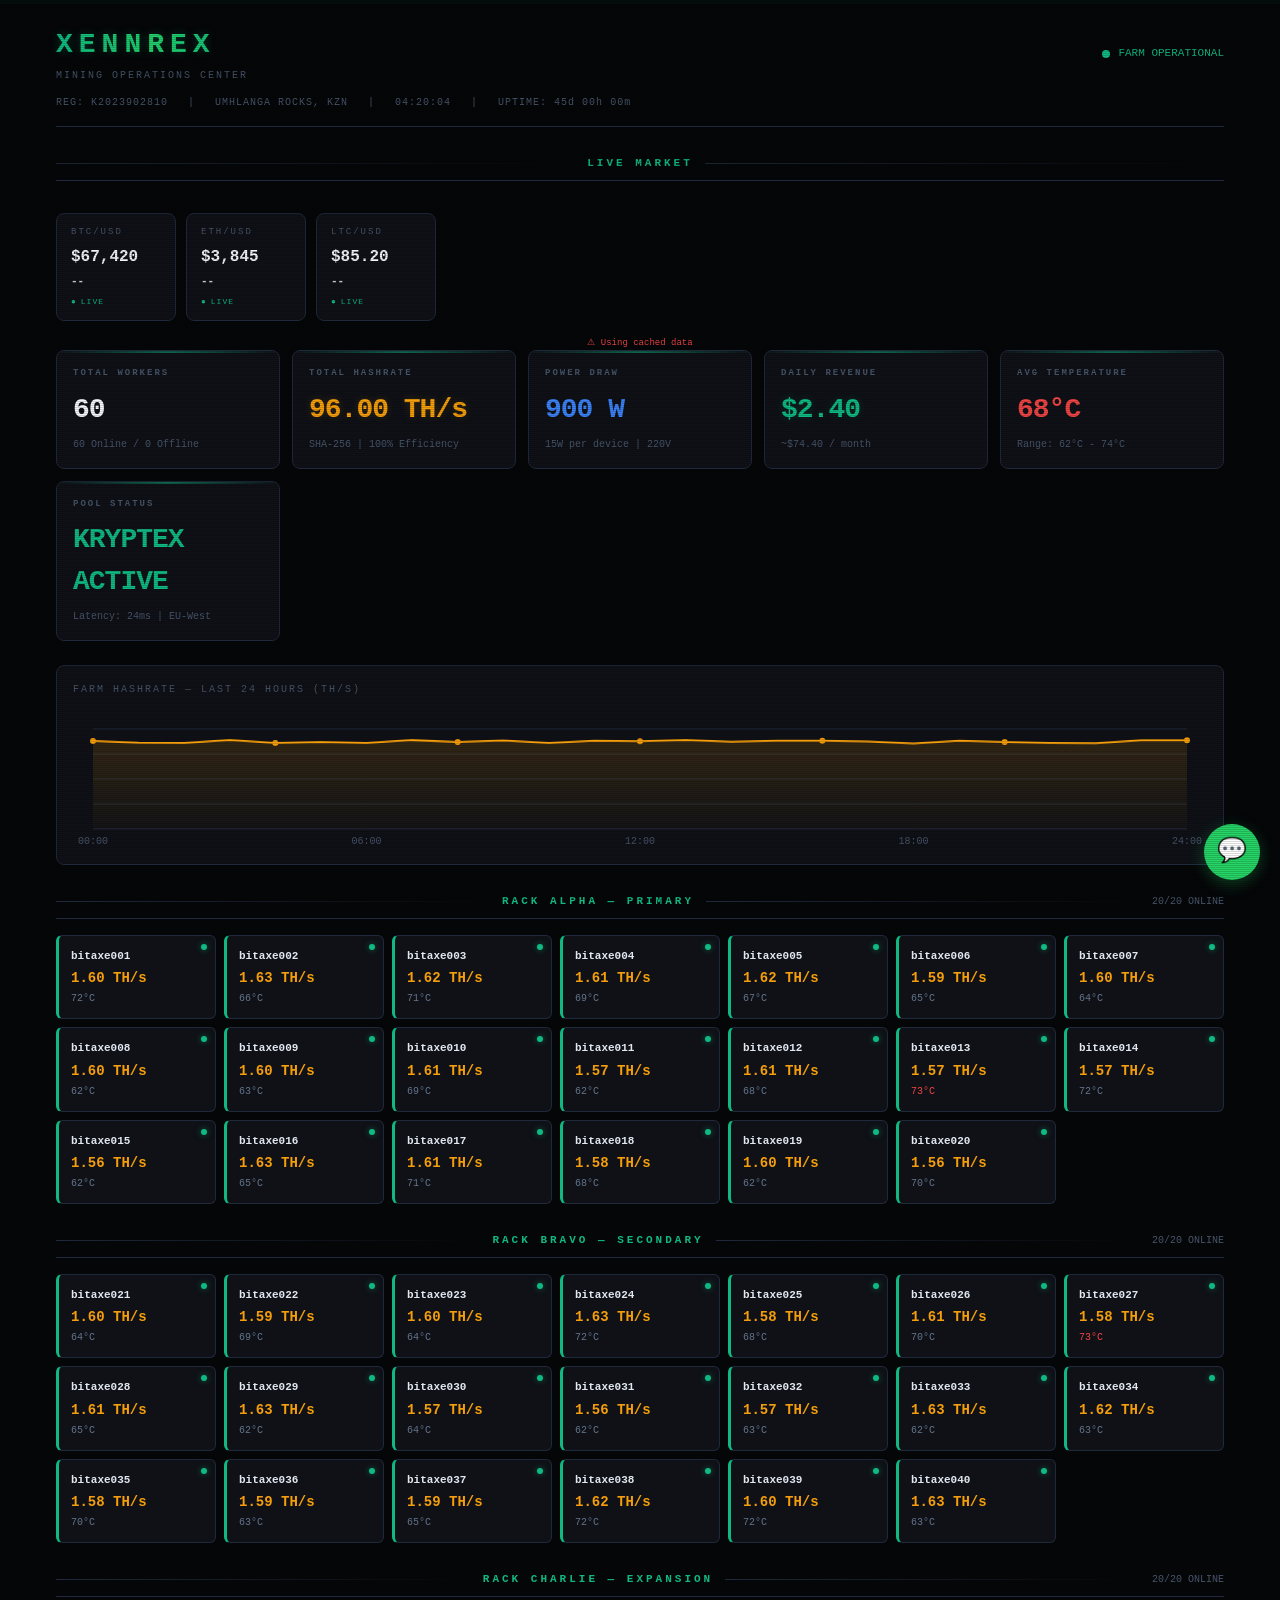
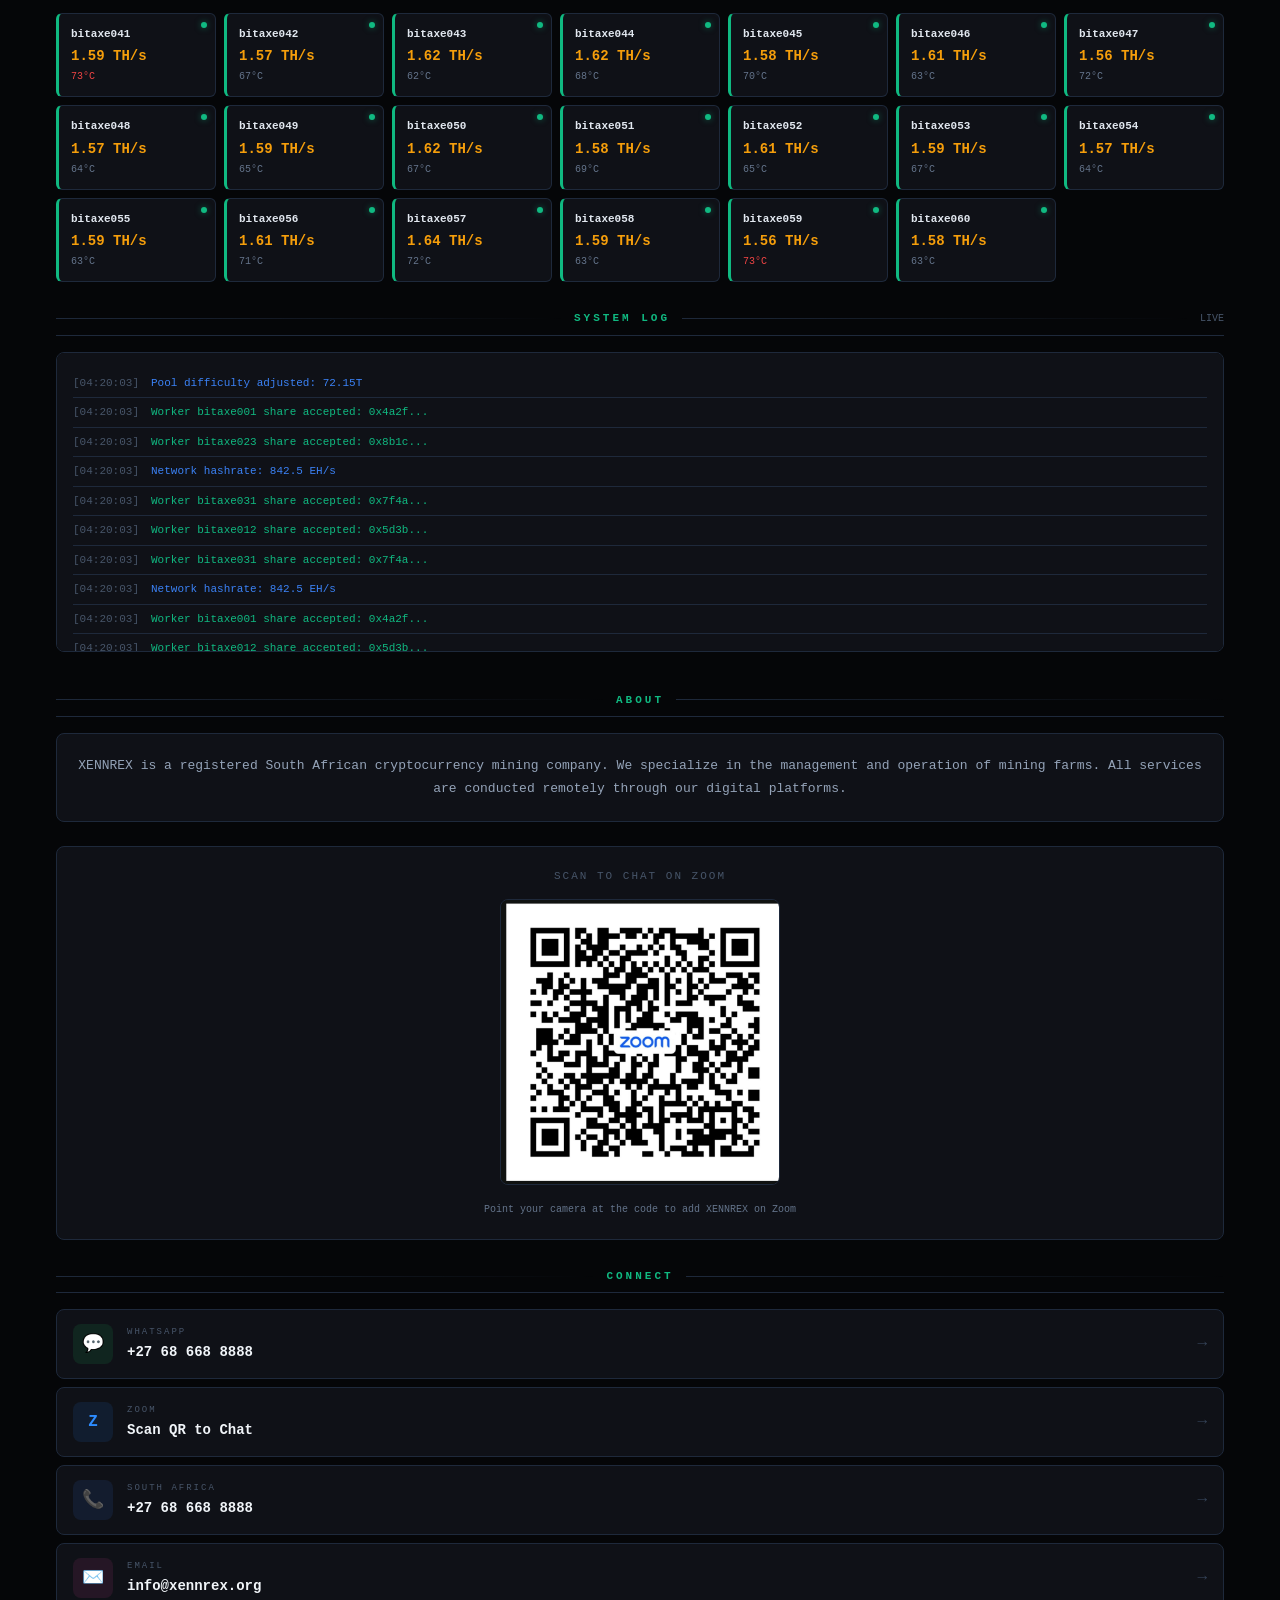
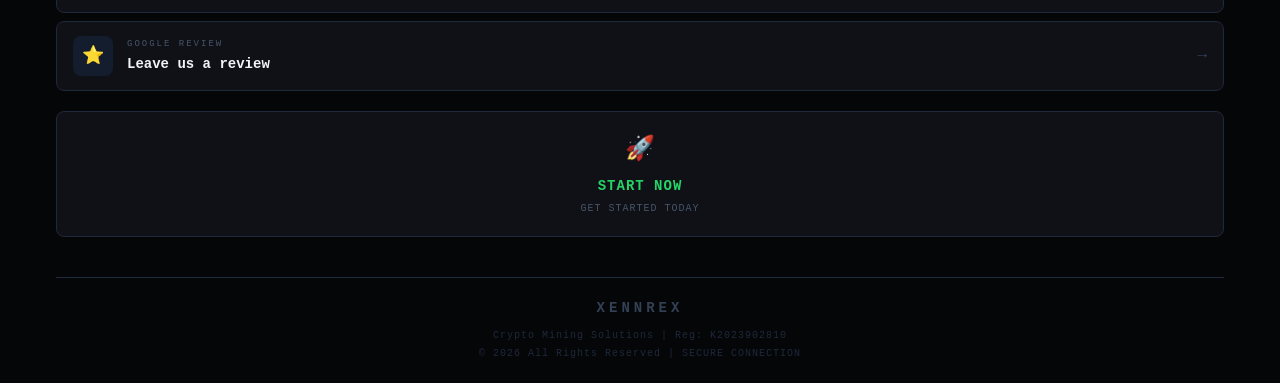
<file: XENNREX_Dashboard.html>
<!DOCTYPE html>
<html lang="en">
<head>
<meta charset="UTF-8">
<meta name="viewport" content="width=device-width, initial-scale=1.0">
<title>XENNREX Mining Farm — Operations Dashboard</title>
<style>
* {
  margin: 0;
  padding: 0;
  box-sizing: border-box;
}

body {
  font-family: 'Courier New', -apple-system, BlinkMacSystemFont, 'Segoe UI', Roboto, monospace;
  background: #050608;
  color: #e2e8f0;
  line-height: 1.5;
  min-height: 100vh;
  overflow-x: hidden;
}

.container {
  max-width: 1200px;
  margin: 0 auto;
  padding: 0 16px;
}

/* ===== CRT/TERMINAL EFFECTS ===== */
@keyframes scanline {
  0% { transform: translateY(-100%); }
  100% { transform: translateY(100vh); }
}

@keyframes flicker {
  0%, 100% { opacity: 1; }
  92% { opacity: 1; }
  93% { opacity: 0.8; }
  94% { opacity: 1; }
  96% { opacity: 0.9; }
  97% { opacity: 1; }
}

@keyframes blink {
  0%, 100% { opacity: 1; }
  50% { opacity: 0; }
}

@keyframes pulse-glow {
  0%, 100% { box-shadow: 0 0 5px rgba(16, 185, 129, 0.3); }
  50% { box-shadow: 0 0 15px rgba(16, 185, 129, 0.6); }
}

@keyframes hash-pulse {
  0%, 100% { opacity: 1; }
  50% { opacity: 0.7; }
}

@keyframes fadeUp {
  from { opacity: 0; transform: translateY(30px); }
  to { opacity: 1; transform: translateY(0); }
}

@keyframes slideRight {
  from { opacity: 0; transform: translateX(-20px); }
  to { opacity: 1; transform: translateX(0); }
}

@keyframes shimmer {
  0% { background-position: -200% 0; }
  100% { background-position: 200% 0; }
}

@keyframes float {
  0%, 100% { transform: translateY(0); }
  50% { transform: translateY(-6px); }
}

@keyframes heartbeat {
  0%, 100% { transform: scale(1); }
  14% { transform: scale(1.1); }
  28% { transform: scale(1); }
  42% { transform: scale(1.08); }
  70% { transform: scale(1); }
}

.crt-overlay {
  position: fixed;
  top: 0;
  left: 0;
  right: 0;
  bottom: 0;
  pointer-events: none;
  z-index: 1000;
  background: repeating-linear-gradient(
    0deg,
    rgba(0, 0, 0, 0.15),
    rgba(0, 0, 0, 0.15) 1px,
    transparent 1px,
    transparent 2px
  );
}

.scanline {
  position: fixed;
  top: 0;
  left: 0;
  right: 0;
  height: 4px;
  background: rgba(16, 185, 129, 0.03);
  animation: scanline 8s linear infinite;
  pointer-events: none;
  z-index: 1001;
}

/* ===== HEADER ===== */
.header {
  padding: 24px 0 16px;
  border-bottom: 1px solid #1e293b;
  margin-bottom: 20px;
  animation: flicker 5s infinite;
}

.header-top {
  display: flex;
  justify-content: space-between;
  align-items: center;
  flex-wrap: wrap;
  gap: 12px;
}

.brand {
  font-size: 28px;
  font-weight: 800;
  letter-spacing: 6px;
  color: #10b981;
  text-shadow: 0 0 10px rgba(16, 185, 129, 0.3);
}

.brand-shimmer {
  background: linear-gradient(90deg, #10b981 0%, #25d366 25%, #10b981 50%, #25d366 75%, #10b981 100%);
  background-size: 200% auto;
  -webkit-background-clip: text;
  -webkit-text-fill-color: transparent;
  background-clip: text;
  animation: shimmer 4s linear infinite;
}

.brand-tag {
  font-size: 10px;
  color: #475569;
  letter-spacing: 2px;
  text-transform: uppercase;
  margin-top: 2px;
}

.header-status {
  display: flex;
  align-items: center;
  gap: 8px;
  font-size: 11px;
  color: #10b981;
}

.status-indicator {
  width: 8px;
  height: 8px;
  background: #10b981;
  border-radius: 50%;
  animation: pulse-glow 2s ease-in-out infinite;
}

.header-meta {
  display: flex;
  gap: 20px;
  margin-top: 12px;
  font-size: 10px;
  color: #475569;
  letter-spacing: 1px;
  flex-wrap: wrap;
}

/* ===== FARM OVERVIEW DASHBOARD ===== */
.overview-grid {
  display: grid;
  grid-template-columns: repeat(auto-fit, minmax(200px, 1fr));
  gap: 12px;
  margin-bottom: 24px;
}

.overview-card {
  background: #0f1117;
  border: 1px solid #1e293b;
  border-radius: 8px;
  padding: 16px;
  position: relative;
  overflow: hidden;
  transition: all 0.3s ease;
}

.overview-card:hover {
  border-color: #334155;
  transform: translateY(-2px);
}

.overview-card::before {
  content: '';
  position: absolute;
  top: 0;
  left: 0;
  right: 0;
  height: 2px;
  background: linear-gradient(90deg, transparent, #10b981, transparent);
  opacity: 0.5;
}

.overview-label {
  font-size: 9px;
  color: #475569;
  text-transform: uppercase;
  letter-spacing: 2px;
  margin-bottom: 8px;
  font-weight: 600;
}

.overview-value {
  font-size: 28px;
  font-weight: 700;
  color: #f1f5f9;
  font-family: 'Courier New', monospace;
  letter-spacing: -1px;
}

.overview-value.hash {
  color: #f59e0b;
  text-shadow: 0 0 8px rgba(245, 158, 11, 0.2);
}

.overview-value.profit {
  color: #10b981;
  text-shadow: 0 0 8px rgba(16, 185, 129, 0.2);
}

.overview-value.power {
  color: #3b82f6;
}

.overview-value.temp {
  color: #ef4444;
}

.overview-sub {
  font-size: 10px;
  color: #475569;
  margin-top: 6px;
  font-family: 'Courier New', monospace;
}

/* ===== SECTION HEADERS ===== */
.section-header {
  display: flex;
  align-items: center;
  gap: 12px;
  margin: 28px 0 16px;
  padding-bottom: 8px;
  border-bottom: 1px solid #1e293b;
}

.section-title {
  font-size: 11px;
  color: #10b981;
  text-transform: uppercase;
  letter-spacing: 3px;
  font-weight: 700;
}

.section-line {
  flex: 1;
  height: 1px;
  background: linear-gradient(90deg, #1e293b, transparent);
}

.section-count {
  font-size: 10px;
  color: #475569;
  font-family: 'Courier New', monospace;
}

/* ===== WORKER GRID ===== */
.rack-section {
  margin-bottom: 24px;
}

.rack-header {
  display: flex;
  align-items: center;
  gap: 8px;
  margin-bottom: 12px;
  font-size: 10px;
  color: #64748b;
  text-transform: uppercase;
  letter-spacing: 2px;
}

.rack-header::before {
  content: '▸';
  color: #10b981;
}

.worker-grid {
  display: grid;
  grid-template-columns: repeat(auto-fill, minmax(140px, 1fr));
  gap: 8px;
}

.worker-card {
  background: #0f1117;
  border: 1px solid #1e293b;
  border-radius: 6px;
  padding: 12px;
  cursor: pointer;
  transition: all 0.2s ease;
  position: relative;
}

.worker-card:hover {
  border-color: #334155;
  transform: translateY(-2px);
  box-shadow: 0 4px 12px rgba(0, 0, 0, 0.3);
}

.worker-card.online {
  border-left: 3px solid #10b981;
}

.worker-card.offline {
  border-left: 3px solid #ef4444;
  opacity: 0.6;
}

.worker-card.syncing {
  border-left: 3px solid #f59e0b;
}

.worker-id {
  font-size: 11px;
  font-weight: 700;
  color: #e2e8f0;
  margin-bottom: 4px;
  font-family: 'Courier New', monospace;
}

.worker-hash {
  font-size: 14px;
  font-weight: 700;
  color: #f59e0b;
  margin-bottom: 2px;
  font-family: 'Courier New', monospace;
  animation: hash-pulse 2s ease-in-out infinite;
}

.worker-temp {
  font-size: 10px;
  color: #64748b;
  font-family: 'Courier New', monospace;
}

.worker-temp.hot {
  color: #ef4444;
}

.worker-status {
  position: absolute;
  top: 8px;
  right: 8px;
  width: 6px;
  height: 6px;
  border-radius: 50%;
}

.worker-status.online {
  background: #10b981;
  box-shadow: 0 0 6px rgba(16, 185, 129, 0.5);
}

.worker-status.offline {
  background: #ef4444;
}

.worker-status.syncing {
  background: #f59e0b;
  animation: blink 1s infinite;
}

/* ===== DETAIL PANEL ===== */
.detail-panel {
  background: #0f1117;
  border: 1px solid #1e293b;
  border-radius: 8px;
  padding: 20px;
  margin-bottom: 24px;
  display: none;
}

.detail-panel.active {
  display: block;
  animation: fadeIn 0.3s ease;
}

@keyframes fadeIn {
  from { opacity: 0; transform: translateY(-10px); }
  to { opacity: 1; transform: translateY(0); }
}

.detail-header {
  display: flex;
  justify-content: space-between;
  align-items: center;
  margin-bottom: 16px;
  padding-bottom: 12px;
  border-bottom: 1px solid #1e293b;
}

.detail-title {
  font-size: 14px;
  font-weight: 700;
  color: #10b981;
  font-family: 'Courier New', monospace;
}

.detail-close {
  background: none;
  border: 1px solid #1e293b;
  color: #64748b;
  padding: 4px 12px;
  border-radius: 4px;
  cursor: pointer;
  font-size: 10px;
  text-transform: uppercase;
  letter-spacing: 1px;
  transition: all 0.2s;
}

.detail-close:hover {
  border-color: #ef4444;
  color: #ef4444;
}

.detail-grid {
  display: grid;
  grid-template-columns: repeat(auto-fit, minmax(180px, 1fr));
  gap: 12px;
}

.detail-item {
  background: #050608;
  border: 1px solid #1e293b;
  border-radius: 6px;
  padding: 12px;
}

.detail-label {
  font-size: 9px;
  color: #475569;
  text-transform: uppercase;
  letter-spacing: 1px;
  margin-bottom: 6px;
}

.detail-value {
  font-size: 16px;
  font-weight: 700;
  color: #f1f5f9;
  font-family: 'Courier New', monospace;
}

.detail-value.online {
  color: #10b981;
}

.detail-value.offline {
  color: #ef4444;
}

/* ===== HASHRATE CHART ===== */
.chart-container {
  background: #0f1117;
  border: 1px solid #1e293b;
  border-radius: 8px;
  padding: 16px;
  margin-bottom: 24px;
  height: 200px;
  position: relative;
}

.chart-label {
  font-size: 10px;
  color: #475569;
  text-transform: uppercase;
  letter-spacing: 2px;
  margin-bottom: 12px;
}

.chart-canvas {
  width: 100%;
  height: 140px;
}

/* ===== ACTIVITY LOG ===== */
.log-container {
  background: #0f1117;
  border: 1px solid #1e293b;
  border-radius: 8px;
  padding: 16px;
  max-height: 300px;
  overflow-y: auto;
  font-family: 'Courier New', monospace;
  font-size: 11px;
}

.log-entry {
  padding: 6px 0;
  border-bottom: 1px solid #1e293b;
  color: #64748b;
}

.log-entry:last-child {
  border-bottom: none;
}

.log-time {
  color: #475569;
  margin-right: 12px;
}

.log-info {
  color: #3b82f6;
}

.log-success {
  color: #10b981;
}

.log-warning {
  color: #f59e0b;
}

.log-error {
  color: #ef4444;
}

/* ===== CONTACT SECTION (from original) ===== */
.contact-section {
  margin-top: 40px;
}

.about-box {
  background: #0f1117;
  border: 1px solid #1e293b;
  border-radius: 8px;
  padding: 20px;
  font-size: 13px;
  color: #94a3b8;
  line-height: 1.8;
  text-align: center;
  position: relative;
  overflow: hidden;
  margin-bottom: 24px;
}

.about-box::before {
  content: '';
  position: absolute;
  top: 0;
  left: -100%;
  width: 100%;
  height: 2px;
  background: linear-gradient(90deg, transparent, #25d366, transparent);
  animation: shimmer 3s linear infinite;
}

.contact-card {
  display: flex;
  align-items: center;
  gap: 14px;
  background: #0f1117;
  border: 1px solid #1e293b;
  border-radius: 8px;
  padding: 14px 16px;
  margin-bottom: 8px;
  text-decoration: none;
  color: inherit;
  transition: all 0.3s cubic-bezier(0.4, 0, 0.2, 1);
  position: relative;
  overflow: hidden;
}

.contact-card::after {
  content: '';
  position: absolute;
  top: 0;
  left: 0;
  width: 3px;
  height: 100%;
  background: transparent;
  transition: background 0.3s ease;
}

.contact-card:hover {
  border-color: #334155;
  transform: translateX(8px);
  box-shadow: 0 4px 16px rgba(0, 0, 0, 0.3);
}

.contact-card:hover::after {
  background: #25d366;
}

.contact-icon {
  width: 40px;
  height: 40px;
  border-radius: 8px;
  display: flex;
  align-items: center;
  justify-content: center;
  flex-shrink: 0;
  font-size: 18px;
  transition: transform 0.3s ease;
}

.contact-card:hover .contact-icon {
  transform: scale(1.1);
}

.contact-icon.wa { background: rgba(37, 211, 102, 0.1); }
.contact-icon.zm { background: rgba(45, 140, 255, 0.1); }
.contact-icon.ph { background: rgba(59, 130, 246, 0.1); }
.contact-icon.us { background: rgba(99, 102, 241, 0.1); }
.contact-icon.em { background: rgba(236, 72, 153, 0.1); }
.contact-icon.gr { background: rgba(66, 133, 244, 0.1); }

.contact-info {
  flex: 1;
}

.contact-label {
  font-size: 9px;
  color: #475569;
  text-transform: uppercase;
  letter-spacing: 2px;
  margin-bottom: 2px;
}

.contact-value {
  font-size: 14px;
  font-weight: 600;
  color: #f1f5f9;
  transition: color 0.3s ease;
  font-family: 'Courier New', monospace;
}

.contact-card:hover .contact-value {
  color: #25d366;
}

.contact-arrow {
  color: #334155;
  font-size: 16px;
  transition: all 0.3s ease;
}

.contact-card:hover .contact-arrow {
  color: #25d366;
  transform: translateX(4px);
}

/* ===== CTA BUTTON ===== */
.cta-single {
  display: block;
  background: #0f1117;
  border: 1px solid #1e293b;
  border-radius: 8px;
  padding: 20px;
  text-align: center;
  text-decoration: none;
  color: inherit;
  transition: all 0.3s cubic-bezier(0.4, 0, 0.2, 1);
  position: relative;
  overflow: hidden;
  margin-top: 20px;
  margin-bottom: 24px;
}

.cta-single::before {
  content: '';
  position: absolute;
  top: 0;
  left: -100%;
  width: 100%;
  height: 100%;
  background: linear-gradient(90deg, transparent, rgba(37, 211, 102, 0.05), transparent);
  transition: left 0.5s ease;
}

.cta-single:hover {
  border-color: #25d366;
  transform: translateY(-4px);
  box-shadow: 0 8px 24px rgba(37, 211, 102, 0.1);
}

.cta-single:hover::before {
  left: 100%;
}

.cta-single-icon {
  font-size: 24px;
  margin-bottom: 8px;
  display: block;
  animation: float 3s ease-in-out infinite;
}

.cta-single-text {
  font-size: 14px;
  font-weight: 700;
  color: #25d366;
  letter-spacing: 1px;
  text-transform: uppercase;
}

.cta-single-sub {
  font-size: 10px;
  color: #475569;
  margin-top: 4px;
  letter-spacing: 1px;
  text-transform: uppercase;
}

/* ===== LIVE TICKER ===== */
.ticker {
  display: flex;
  gap: 10px;
  overflow-x: auto;
  padding: 16px 0 8px;
  scrollbar-width: none;
}

.ticker::-webkit-scrollbar {
  display: none;
}

.ticker-card {
  flex-shrink: 0;
  background: #0f1117;
  border: 1px solid #1e293b;
  border-radius: 8px;
  padding: 12px 14px;
  min-width: 120px;
  transition: all 0.3s ease;
}

.ticker-card:hover {
  border-color: #334155;
  transform: translateY(-4px);
}

.ticker-pair {
  font-size: 9px;
  color: #475569;
  text-transform: uppercase;
  letter-spacing: 2px;
  margin-bottom: 6px;
}

.ticker-price {
  font-size: 16px;
  font-weight: 700;
  color: #f1f5f9;
  font-family: 'Courier New', monospace;
}

.ticker-change {
  font-size: 11px;
  margin-top: 4px;
  font-weight: 600;
}

.ticker-change.up { color: #10b981; }
.ticker-change.down { color: #ef4444; }

.ticker-live {
  font-size: 8px;
  color: #10b981;
  margin-top: 6px;
  letter-spacing: 1px;
}

.ticker-live::before {
  content: '●';
  margin-right: 4px;
  animation: pulse-glow 1.5s ease-in-out infinite;
}

.api-note {
  font-size: 9px;
  color: #334155;
  text-align: center;
  margin-top: 8px;
  font-family: 'Courier New', monospace;
}

/* ===== FOOTER ===== */
.footer {
  margin-top: 40px;
  padding: 20px 0;
  border-top: 1px solid #1e293b;
  text-align: center;
  font-size: 10px;
  color: #1e293b;
  letter-spacing: 1px;
}

.footer-brand {
  font-size: 14px;
  font-weight: 700;
  color: #334155;
  letter-spacing: 4px;
  margin-bottom: 8px;
}

.footer-text {
  font-size: 10px;
  color: #1e293b;
  line-height: 1.8;
}

/* ===== WHATSAPP FAB ===== */
.fab {
  position: fixed;
  bottom: 20px;
  right: 20px;
  width: 56px;
  height: 56px;
  background: #25d366;
  border: none;
  border-radius: 50%;
  color: white;
  font-size: 24px;
  cursor: pointer;
  box-shadow: 0 4px 16px rgba(37, 211, 102, 0.3);
  display: flex;
  align-items: center;
  justify-content: center;
  text-decoration: none;
  transition: all 0.3s cubic-bezier(0.4, 0, 0.2, 1);
  animation: heartbeat 2s ease-in-out infinite;
  z-index: 100;
}

.fab:hover {
  transform: scale(1.1);
  box-shadow: 0 6px 24px rgba(37, 211, 102, 0.4);
}

.fab:active {
  transform: scale(0.95);
}

/* ===== RESPONSIVE ===== */
@media (max-width: 768px) {
  .worker-grid {
    grid-template-columns: repeat(auto-fill, minmax(120px, 1fr));
  }

  .overview-value {
    font-size: 22px;
  }

  .brand {
    font-size: 20px;
  }

  .header-meta {
    gap: 10px;
  }

  .contact-card:hover {
    transform: translateX(4px);
  }
}

@media (max-width: 480px) {
  .overview-grid {
    grid-template-columns: repeat(2, 1fr);
  }

  .detail-grid {
    grid-template-columns: 1fr;
  }
}
</style>
</head>
<body>

<div class="crt-overlay"></div>
<div class="scanline"></div>

<div class="container">

  <!-- HEADER -->
  <div class="header">
    <div class="header-top">
      <div>
        <div class="brand brand-shimmer">XENNREX</div>
        <div class="brand-tag">Mining Operations Center</div>
      </div>
      <div class="header-status">
        <div class="status-indicator"></div>
        <span>FARM OPERATIONAL</span>
      </div>
    </div>
    <div class="header-meta">
      <span>REG: K2023902810</span>
      <span>|</span>
      <span id="farm-location">UMHLANGA ROCKS, KZN</span>
      <span>|</span>
      <span id="current-time">--:--:--</span>
      <span>|</span>
      <span id="uptime-counter">UPTIME: 00d 00h 00m</span>
    </div>
  </div>

  <!-- LIVE MARKET TICKER -->
  <div class="section-header">
    <div class="section-line"></div>
    <span class="section-title">Live Market</span>
    <div class="section-line"></div>
  </div>

  <div class="ticker">
    <div class="ticker-card">
      <div class="ticker-pair">BTC/USD</div>
      <div class="ticker-price" id="p-btc">Loading...</div>
      <div class="ticker-change" id="c-btc">--</div>
      <div class="ticker-live">LIVE</div>
    </div>
    <div class="ticker-card">
      <div class="ticker-pair">ETH/USD</div>
      <div class="ticker-price" id="p-eth">Loading...</div>
      <div class="ticker-change" id="c-eth">--</div>
      <div class="ticker-live">LIVE</div>
    </div>
    <div class="ticker-card">
      <div class="ticker-pair">LTC/USD</div>
      <div class="ticker-price" id="p-ltc">Loading...</div>
      <div class="ticker-change" id="c-ltc">--</div>
      <div class="ticker-live">LIVE</div>
    </div>
  </div>
  <div class="api-note" id="api-status">Connecting to CoinGecko...</div>

  <!-- FARM OVERVIEW -->
  <div class="overview-grid" id="farm-overview">
    <div class="overview-card">
      <div class="overview-label">Total Workers</div>
      <div class="overview-value" id="total-workers">60</div>
      <div class="overview-sub" id="workers-status">60 Online / 0 Offline</div>
    </div>
    <div class="overview-card">
      <div class="overview-label">Total Hashrate</div>
      <div class="overview-value hash" id="total-hashrate">96.00 TH/s</div>
      <div class="overview-sub" id="hash-efficiency">SHA-256 | 100% Efficiency</div>
    </div>
    <div class="overview-card">
      <div class="overview-label">Power Draw</div>
      <div class="overview-value power" id="total-power">900 W</div>
      <div class="overview-sub" id="power-efficiency">15W per device | 220V</div>
    </div>
    <div class="overview-card">
      <div class="overview-label">Daily Revenue</div>
      <div class="overview-value profit" id="daily-revenue">$2.40</div>
      <div class="overview-sub" id="monthly-projection">~$74.40 / month</div>
    </div>
    <div class="overview-card">
      <div class="overview-label">Avg Temperature</div>
      <div class="overview-value temp" id="avg-temp">68°C</div>
      <div class="overview-sub" id="temp-range">Range: 62°C - 74°C</div>
    </div>
    <div class="overview-card">
      <div class="overview-label">Pool Status</div>
      <div class="overview-value" style="color: #10b981;" id="pool-status">KRYPTEX ACTIVE</div>
      <div class="overview-sub" id="pool-latency">Latency: 24ms | EU-West</div>
    </div>
  </div>

  <!-- HASHRATE CHART -->
  <div class="chart-container">
    <div class="chart-label">Farm Hashrate — Last 24 Hours (TH/s)</div>
    <canvas class="chart-canvas" id="hash-chart"></canvas>
  </div>

  <!-- WORKER SECTIONS -->
  <div id="worker-sections"></div>

  <!-- DETAIL PANEL -->
  <div class="detail-panel" id="detail-panel">
    <div class="detail-header">
      <div class="detail-title" id="detail-title">WORKER DETAILS</div>
      <button class="detail-close" onclick="closeDetail()">Close</button>
    </div>
    <div class="detail-grid" id="detail-grid"></div>
  </div>

  <!-- ACTIVITY LOG -->
  <div class="section-header">
    <div class="section-line"></div>
    <span class="section-title">System Log</span>
    <div class="section-line"></div>
    <span class="section-count" id="log-count">LIVE</span>
  </div>

  <div class="log-container" id="activity-log"></div>

  <!-- CONTACT SECTION -->
  <div class="contact-section">
    <div class="section-header">
      <div class="section-line"></div>
      <span class="section-title">About</span>
      <div class="section-line"></div>
    </div>

    <div class="about-box">
      XENNREX is a registered South African cryptocurrency mining company. We specialize in the management and operation of mining farms. All services are conducted remotely through our digital platforms.
    </div>
    <div class="about-box" style="margin-top: 16px; text-align: center;">
      <div style="font-size: 11px; color: #475569; text-transform: uppercase; letter-spacing: 2px; margin-bottom: 12px;">Scan to Chat on Zoom</div>
      <img src="[data-uri]" alt="Zoom QR Code" style="max-width: 280px; width: 100%; border-radius: 8px; border: 1px solid #1e293b;">
      <div style="font-size: 10px; color: #64748b; margin-top: 8px;">Point your camera at the code to add XENNREX on Zoom</div>
    </div>

    <div class="section-header">
      <div class="section-line"></div>
      <span class="section-title">Connect</span>
      <div class="section-line"></div>
    </div>

    <a href="https://wa.me/27686688888" class="contact-card" target="_blank">
      <div class="contact-icon wa">💬</div>
      <div class="contact-info">
        <div class="contact-label">WhatsApp</div>
        <div class="contact-value">+27 68 668 8888</div>
      </div>
      <div class="contact-arrow">→</div>
    </a>
    <a href="https://zoom.us/j/9686688888" class="contact-card" target="_blank">
      <div class="contact-icon zm" style="font-size: 16px; font-weight: 800; color: #2d8cff;">Z</div>
      <div class="contact-info">
        <div class="contact-label">Zoom</div>
        <div class="contact-value">Scan QR to Chat</div>
      </div>
      <div class="contact-arrow">→</div>
    </a>

    <a href="tel:+27686688888" class="contact-card">
      <div class="contact-icon ph">📞</div>
      <div class="contact-info">
        <div class="contact-label">South Africa</div>
        <div class="contact-value">+27 68 668 8888</div>
      </div>
      <div class="contact-arrow">→</div>
    </a>

    <a href="mailto:info@xennrex.org" class="contact-card">
      <div class="contact-icon em">✉️</div>
      <div class="contact-info">
        <div class="contact-label">Email</div>
        <div class="contact-value">info@xennrex.org</div>
      </div>
      <div class="contact-arrow">→</div>
    </a>

    <a href="https://g.page/r/CT5EbFKEh3EnEBI/review" class="contact-card" target="_blank">
      <div class="contact-icon gr">⭐</div>
      <div class="contact-info">
        <div class="contact-label">Google Review</div>
        <div class="contact-value">Leave us a review</div>
      </div>
      <div class="contact-arrow">→</div>
    </a>

    <!-- CTA -->
    <a href="https://wa.me/27686688888?text=Hello%20XENNREX%2C%20I%27m%20interested%20in%20your%20services" class="cta-single" target="_blank">
      <span class="cta-single-icon">🚀</span>
      <div class="cta-single-text">Start Now</div>
      <div class="cta-single-sub">Get Started Today</div>
    </a>
  </div>

  <!-- FOOTER -->
  <div class="footer">
    <div class="footer-brand">XENNREX</div>
    <div class="footer-text">
      Crypto Mining Solutions | Reg: K2023902810<br>
      © 2026 All Rights Reserved | SECURE CONNECTION
    </div>
  </div>

</div>

<!-- WhatsApp FAB -->
<a href="https://wa.me/27686688888" class="fab" target="_blank" title="WhatsApp">💬</a>

<script>
// ===== FARM CONFIGURATION =====
const FARM_CONFIG = {
  racks: [
    { id: 'RACK-A', name: 'Rack Alpha — Primary', location: 'Farm Hall A', devices: 20 },
    { id: 'RACK-B', name: 'Rack Bravo — Secondary', location: 'Farm Hall A', devices: 20 },
    { id: 'RACK-C', name: 'Rack Charlie — Expansion', location: 'Farm Hall B', devices: 20 }
  ],
  baseHashrate: 1.60,
  powerDraw: 15,
  temperature: 68,
  pool: 'Kryptex | EU-West',
  algorithm: 'SHA-256 (BTC)'
};

// Generate 60 workers
const workers = [];
let workerId = 1;

FARM_CONFIG.racks.forEach(rack => {
  for (let i = 1; i <= rack.devices; i++) {
    const id = `bitaxe${workerId.toString().padStart(3, '0')}`;
    workers.push({
      id: id,
      name: id,
      rack: rack.id,
      rackName: rack.name,
      status: 'online',
      hashrate: FARM_CONFIG.baseHashrate + (Math.random() - 0.5) * 0.08,
      hashrate24h: FARM_CONFIG.baseHashrate + (Math.random() - 0.5) * 0.04,
      temperature: FARM_CONFIG.temperature + Math.floor((Math.random() - 0.5) * 12),
      power: FARM_CONFIG.powerDraw + Math.floor((Math.random() - 0.5) * 2),
      validShares: Math.floor(3500 + Math.random() * 500),
      staleShares: Math.floor(Math.random() * 3),
      invalidShares: 0,
      uptime: Math.floor(Math.random() * 30 * 24 * 60 * 60 * 1000),
      miner: 'bitaxe/BM1370/v2.14.0',
      pool: FARM_CONFIG.pool,
      algorithm: FARM_CONFIG.algorithm,
      lastSeen: Date.now()
    });
    workerId++;
  }
});

// ===== STATE =====
let selectedWorker = null;
let farmStartTime = Date.now() - (45 * 24 * 60 * 60 * 1000);

// ===== RENDER WORKER SECTIONS =====
function renderWorkerSections() {
  const container = document.getElementById('worker-sections');
  container.innerHTML = '';

  FARM_CONFIG.racks.forEach(rack => {
    const rackWorkers = workers.filter(w => w.rack === rack.id);
    const onlineCount = rackWorkers.filter(w => w.status === 'online').length;

    const section = document.createElement('div');
    section.className = 'rack-section';

    section.innerHTML = `
      <div class="section-header">
        <div class="section-line"></div>
        <span class="section-title">${rack.name}</span>
        <div class="section-line"></div>
        <span class="section-count">${onlineCount}/${rackWorkers.length} ONLINE</span>
      </div>
      <div class="worker-grid" id="grid-${rack.id}"></div>
    `;

    container.appendChild(section);

    const grid = section.querySelector(`#grid-${rack.id}`);
    rackWorkers.forEach(worker => {
      const card = createWorkerCard(worker);
      grid.appendChild(card);
    });
  });
}

function createWorkerCard(worker) {
  const card = document.createElement('div');
  card.className = `worker-card ${worker.status}`;
  card.id = `card-${worker.id}`;
  card.onclick = () => showDetail(worker);

  const tempClass = worker.temperature > 72 ? 'hot' : '';

  card.innerHTML = `
    <div class="worker-status ${worker.status}"></div>
    <div class="worker-id">${worker.id}</div>
    <div class="worker-hash" id="hash-${worker.id}">${worker.hashrate.toFixed(2)} TH/s</div>
    <div class="worker-temp ${tempClass}" id="temp-${worker.id}">${worker.temperature}°C</div>
  `;

  return card;
}

// ===== UPDATE WORKERS =====
function updateWorkers() {
  let totalHash = 0;
  let totalPower = 0;
  let totalTemp = 0;
  let onlineCount = 0;
  let maxTemp = 0;
  let minTemp = 100;

  workers.forEach(worker => {
    worker.hashrate = FARM_CONFIG.baseHashrate + (Math.random() - 0.5) * 0.08;
    worker.temperature = FARM_CONFIG.temperature + Math.floor((Math.random() - 0.5) * 12);
    worker.power = FARM_CONFIG.powerDraw + Math.floor((Math.random() - 0.5) * 2);
    worker.validShares += Math.floor(Math.random() * 2);

    if (Math.random() > 0.9995) {
      worker.status = worker.status === 'online' ? 'syncing' : 'online';
      setTimeout(() => {
        if (worker.status === 'syncing') worker.status = 'online';
      }, 5000);
    }

    const card = document.getElementById(`card-${worker.id}`);
    if (card) {
      card.className = `worker-card ${worker.status}`;
      card.querySelector('.worker-status').className = `worker-status ${worker.status}`;
      document.getElementById(`hash-${worker.id}`).textContent = `${worker.hashrate.toFixed(2)} TH/s`;
      document.getElementById(`temp-${worker.id}`).textContent = `${worker.temperature}°C`;
      document.getElementById(`temp-${worker.id}`).className = `worker-temp ${worker.temperature > 72 ? 'hot' : ''}`;
    }

    if (worker.status === 'online') {
      totalHash += worker.hashrate;
      totalPower += worker.power;
      totalTemp += worker.temperature;
      onlineCount++;
      maxTemp = Math.max(maxTemp, worker.temperature);
      minTemp = Math.min(minTemp, worker.temperature);
    }
  });

  document.getElementById('total-workers').textContent = workers.length;
  document.getElementById('workers-status').textContent = `${onlineCount} Online / ${workers.length - onlineCount} Offline`;
  document.getElementById('total-hashrate').textContent = `${totalHash.toFixed(2)} TH/s`;
  document.getElementById('hash-efficiency').textContent = `${((onlineCount/workers.length)*100).toFixed(0)}% Efficiency`;
  document.getElementById('total-power').textContent = `${totalPower} W`;
  document.getElementById('power-efficiency').textContent = `${(totalPower/onlineCount).toFixed(0)}W avg | ${totalPower}W total`;
  document.getElementById('avg-temp').textContent = `${Math.round(totalTemp/onlineCount)}°C`;
  document.getElementById('temp-range').textContent = `Range: ${minTemp}°C - ${maxTemp}°C`;

  const dailyRevenue = (totalHash * 0.025).toFixed(2);
  document.getElementById('daily-revenue').textContent = `$${dailyRevenue}`;
  document.getElementById('monthly-projection').textContent = `~$${(dailyRevenue * 31).toFixed(2)} / month`;

  FARM_CONFIG.racks.forEach(rack => {
    const rackWorkers = workers.filter(w => w.rack === rack.id);
    const rackOnline = rackWorkers.filter(w => w.status === 'online').length;
    const countEl = document.querySelector(`#grid-${rack.id}`).previousElementSibling.querySelector('.section-count');
    if (countEl) countEl.textContent = `${rackOnline}/${rackWorkers.length} ONLINE`;
  });

  if (selectedWorker) {
    updateDetailPanel();
  }
}

// ===== DETAIL PANEL =====
function showDetail(worker) {
  selectedWorker = worker;
  const panel = document.getElementById('detail-panel');
  panel.classList.add('active');
  updateDetailPanel();
}

function updateDetailPanel() {
  if (!selectedWorker) return;

  document.getElementById('detail-title').textContent = `${selectedWorker.id} — ${selectedWorker.rackName}`;

  const grid = document.getElementById('detail-grid');
  grid.innerHTML = `
    <div class="detail-item">
      <div class="detail-label">Status</div>
      <div class="detail-value ${selectedWorker.status}">${selectedWorker.status.toUpperCase()}</div>
    </div>
    <div class="detail-item">
      <div class="detail-label">Hashrate (Current)</div>
      <div class="detail-value hash">${selectedWorker.hashrate.toFixed(2)} TH/s</div>
    </div>
    <div class="detail-item">
      <div class="detail-label">Hashrate (24h Avg)</div>
      <div class="detail-value">${selectedWorker.hashrate24h.toFixed(2)} TH/s</div>
    </div>
    <div class="detail-item">
      <div class="detail-label">Temperature</div>
      <div class="detail-value ${selectedWorker.temperature > 72 ? 'temp' : ''}">${selectedWorker.temperature}°C</div>
    </div>
    <div class="detail-item">
      <div class="detail-label">Power Draw</div>
      <div class="detail-value power">${selectedWorker.power}W</div>
    </div>
    <div class="detail-item">
      <div class="detail-label">Valid Shares</div>
      <div class="detail-value">${selectedWorker.validShares.toLocaleString()}</div>
    </div>
    <div class="detail-item">
      <div class="detail-label">Stale / Invalid</div>
      <div class="detail-value">${selectedWorker.staleShares} / ${selectedWorker.invalidShares}</div>
    </div>
    <div class="detail-item">
      <div class="detail-label">Algorithm</div>
      <div class="detail-value">${selectedWorker.algorithm}</div>
    </div>
    <div class="detail-item">
      <div class="detail-label">Miner Software</div>
      <div class="detail-value" style="font-size: 12px;">${selectedWorker.miner}</div>
    </div>
    <div class="detail-item">
      <div class="detail-label">Pool</div>
      <div class="detail-value" style="font-size: 12px;">${selectedWorker.pool}</div>
    </div>
  `;
}

function closeDetail() {
  selectedWorker = null;
  document.getElementById('detail-panel').classList.remove('active');
}

// ===== HASHRATE CHART =====
function drawChart() {
  const canvas = document.getElementById('hash-chart');
  const ctx = canvas.getContext('2d');
  canvas.width = canvas.offsetWidth;
  canvas.height = canvas.offsetHeight;

  const width = canvas.width;
  const height = canvas.height;
  const padding = 20;

  const points = [];
  const baseHash = 96;
  for (let i = 0; i <= 24; i++) {
    const x = padding + (i / 24) * (width - 2 * padding);
    const variance = (Math.random() - 0.5) * 4;
    const y = height - padding - ((baseHash + variance) / 110) * (height - 2 * padding);
    points.push({x, y});
  }

  ctx.clearRect(0, 0, width, height);

  ctx.strokeStyle = '#1e293b';
  ctx.lineWidth = 1;
  for (let i = 0; i <= 4; i++) {
    const y = padding + (i / 4) * (height - 2 * padding);
    ctx.beginPath();
    ctx.moveTo(padding, y);
    ctx.lineTo(width - padding, y);
    ctx.stroke();
  }

  ctx.beginPath();
  ctx.moveTo(points[0].x, height - padding);
  points.forEach(p => ctx.lineTo(p.x, p.y));
  ctx.lineTo(points[points.length - 1].x, height - padding);
  ctx.closePath();
  const gradient = ctx.createLinearGradient(0, 0, 0, height);
  gradient.addColorStop(0, 'rgba(245, 158, 11, 0.2)');
  gradient.addColorStop(1, 'rgba(245, 158, 11, 0)');
  ctx.fillStyle = gradient;
  ctx.fill();

  ctx.beginPath();
  ctx.moveTo(points[0].x, points[0].y);
  points.forEach(p => ctx.lineTo(p.x, p.y));
  ctx.strokeStyle = '#f59e0b';
  ctx.lineWidth = 2;
  ctx.stroke();

  points.forEach((p, i) => {
    if (i % 4 === 0) {
      ctx.beginPath();
      ctx.arc(p.x, p.y, 3, 0, Math.PI * 2);
      ctx.fillStyle = '#f59e0b';
      ctx.fill();
    }
  });

  ctx.fillStyle = '#475569';
  ctx.font = '10px Courier New';
  ctx.textAlign = 'center';
  ['00:00', '06:00', '12:00', '18:00', '24:00'].forEach((label, i) => {
    const x = padding + (i / 4) * (width - 2 * padding);
    ctx.fillText(label, x, height - 5);
  });
}

// ===== ACTIVITY LOG =====
const logMessages = [
  { type: 'success', msg: 'Worker bitaxe001 share accepted: 0x4a2f...' },
  { type: 'info', msg: 'Pool difficulty adjusted: 72.15T' },
  { type: 'success', msg: 'Worker bitaxe023 share accepted: 0x8b1c...' },
  { type: 'info', msg: 'Network hashrate: 842.5 EH/s' },
  { type: 'success', msg: 'Worker bitaxe045 share accepted: 0x2e9d...' },
  { type: 'warning', msg: 'Worker bitaxe017 temperature high: 74°C' },
  { type: 'success', msg: 'Worker bitaxe031 share accepted: 0x7f4a...' },
  { type: 'info', msg: 'Block height: 892,341' },
  { type: 'success', msg: 'Worker bitaxe058 share accepted: 0x1c8e...' },
  { type: 'success', msg: 'Worker bitaxe012 share accepted: 0x5d3b...' },
  { type: 'error', msg: 'Worker bitaxe009 connection timeout — retrying' },
  { type: 'success', msg: 'Worker bitaxe009 reconnected successfully' },
  { type: 'info', msg: 'Pool latency: 24ms' },
  { type: 'success', msg: 'Worker bitaxe033 share accepted: 0x9a7f...' }
];

function addLogEntry() {
  const log = document.getElementById('activity-log');
  const entry = logMessages[Math.floor(Math.random() * logMessages.length)];
  const time = new Date().toLocaleTimeString('en-GB');

  const div = document.createElement('div');
  div.className = 'log-entry';
  div.innerHTML = `<span class="log-time">[${time}]</span><span class="log-${entry.type}">${entry.msg}</span>`;

  log.insertBefore(div, log.firstChild);

  if (log.children.length > 50) {
    log.removeChild(log.lastChild);
  }
}

// ===== CLOCK & UPTIME =====
function updateClock() {
  const now = new Date();
  document.getElementById('current-time').textContent = now.toLocaleTimeString('en-GB');

  const uptime = now - farmStartTime;
  const days = Math.floor(uptime / (24 * 60 * 60 * 1000));
  const hours = Math.floor((uptime % (24 * 60 * 60 * 1000)) / (60 * 60 * 1000));
  const mins = Math.floor((uptime % (60 * 60 * 1000)) / (60 * 1000));
  document.getElementById('uptime-counter').textContent = `UPTIME: ${days}d ${hours.toString().padStart(2,'0')}h ${mins.toString().padStart(2,'0')}m`;
}

// ===== LIVE CRYPTO PRICES =====
const coins = {
  bitcoin: { id: 'bitcoin', symbol: 'BTC', elPrice: 'p-btc', elChange: 'c-btc' },
  ethereum: { id: 'ethereum', symbol: 'ETH', elPrice: 'p-eth', elChange: 'c-eth' },
  litecoin: { id: 'litecoin', symbol: 'LTC', elPrice: 'p-ltc', elChange: 'c-ltc' }
};

async function fetchPrices() {
  try {
    const ids = Object.values(coins).map(c => c.id).join(',');
    const response = await fetch(`https://api.coingecko.com/api/v3/simple/price?ids=${ids}&vs_currencies=usd&include_24hr_change=true`);
    if (!response.ok) throw new Error('API Error');
    const data = await response.json();

    document.getElementById('api-status').textContent = '● Live data from CoinGecko';
    document.getElementById('api-status').style.color = '#10b981';

    for (const coin of Object.values(coins)) {
      const price = data[coin.id]?.usd;
      const change = data[coin.id]?.usd_24hr_change;
      if (price !== undefined) {
        let priceStr;
        if (price >= 1000) {
          priceStr = '$' + price.toLocaleString('en-US', { maximumFractionDigits: 0 });
        } else if (price >= 1) {
          priceStr = '$' + price.toFixed(2);
        } else {
          priceStr = '$' + price.toFixed(4);
        }
        document.getElementById(coin.elPrice).textContent = priceStr;

        if (change !== undefined) {
          const sign = change >= 0 ? '+' : '';
          const el = document.getElementById(coin.elChange);
          el.textContent = `${sign}${change.toFixed(2)}%`;
          el.className = 'ticker-change ' + (change >= 0 ? 'up' : 'down');
        }
      }
    }
  } catch (err) {
    console.log('CoinGecko error:', err);
    document.getElementById('api-status').textContent = '⚠ Using cached data';
    document.getElementById('api-status').style.color = '#ef4444';

    const fallbacks = {
      'p-btc': '$67,420', 'c-btc': '+2.34%',
      'p-eth': '$3,845', 'c-eth': '+1.87%',
      'p-ltc': '$85.20', 'c-ltc': '-0.45%'
    };
    for (const [id, val] of Object.entries(fallbacks)) {
      const el = document.getElementById(id);
      if (el && el.textContent === 'Loading...') {
        el.textContent = val;
        if (id.startsWith('c-')) {
          el.className = 'ticker-change ' + (val.includes('+') ? 'up' : 'down');
        }
      }
    }
  }
}

// ===== INITIALIZATION =====
renderWorkerSections();
drawChart();
fetchPrices();

// Update loops
setInterval(updateWorkers, 3000);
setInterval(drawChart, 10000);
setInterval(addLogEntry, 2000);
setInterval(updateClock, 1000);
setInterval(fetchPrices, 30000);

// Initial log entries
for (let i = 0; i < 10; i++) addLogEntry();

// Window resize
window.addEventListener('resize', drawChart);
</script>

</body>
</html>
</file>
